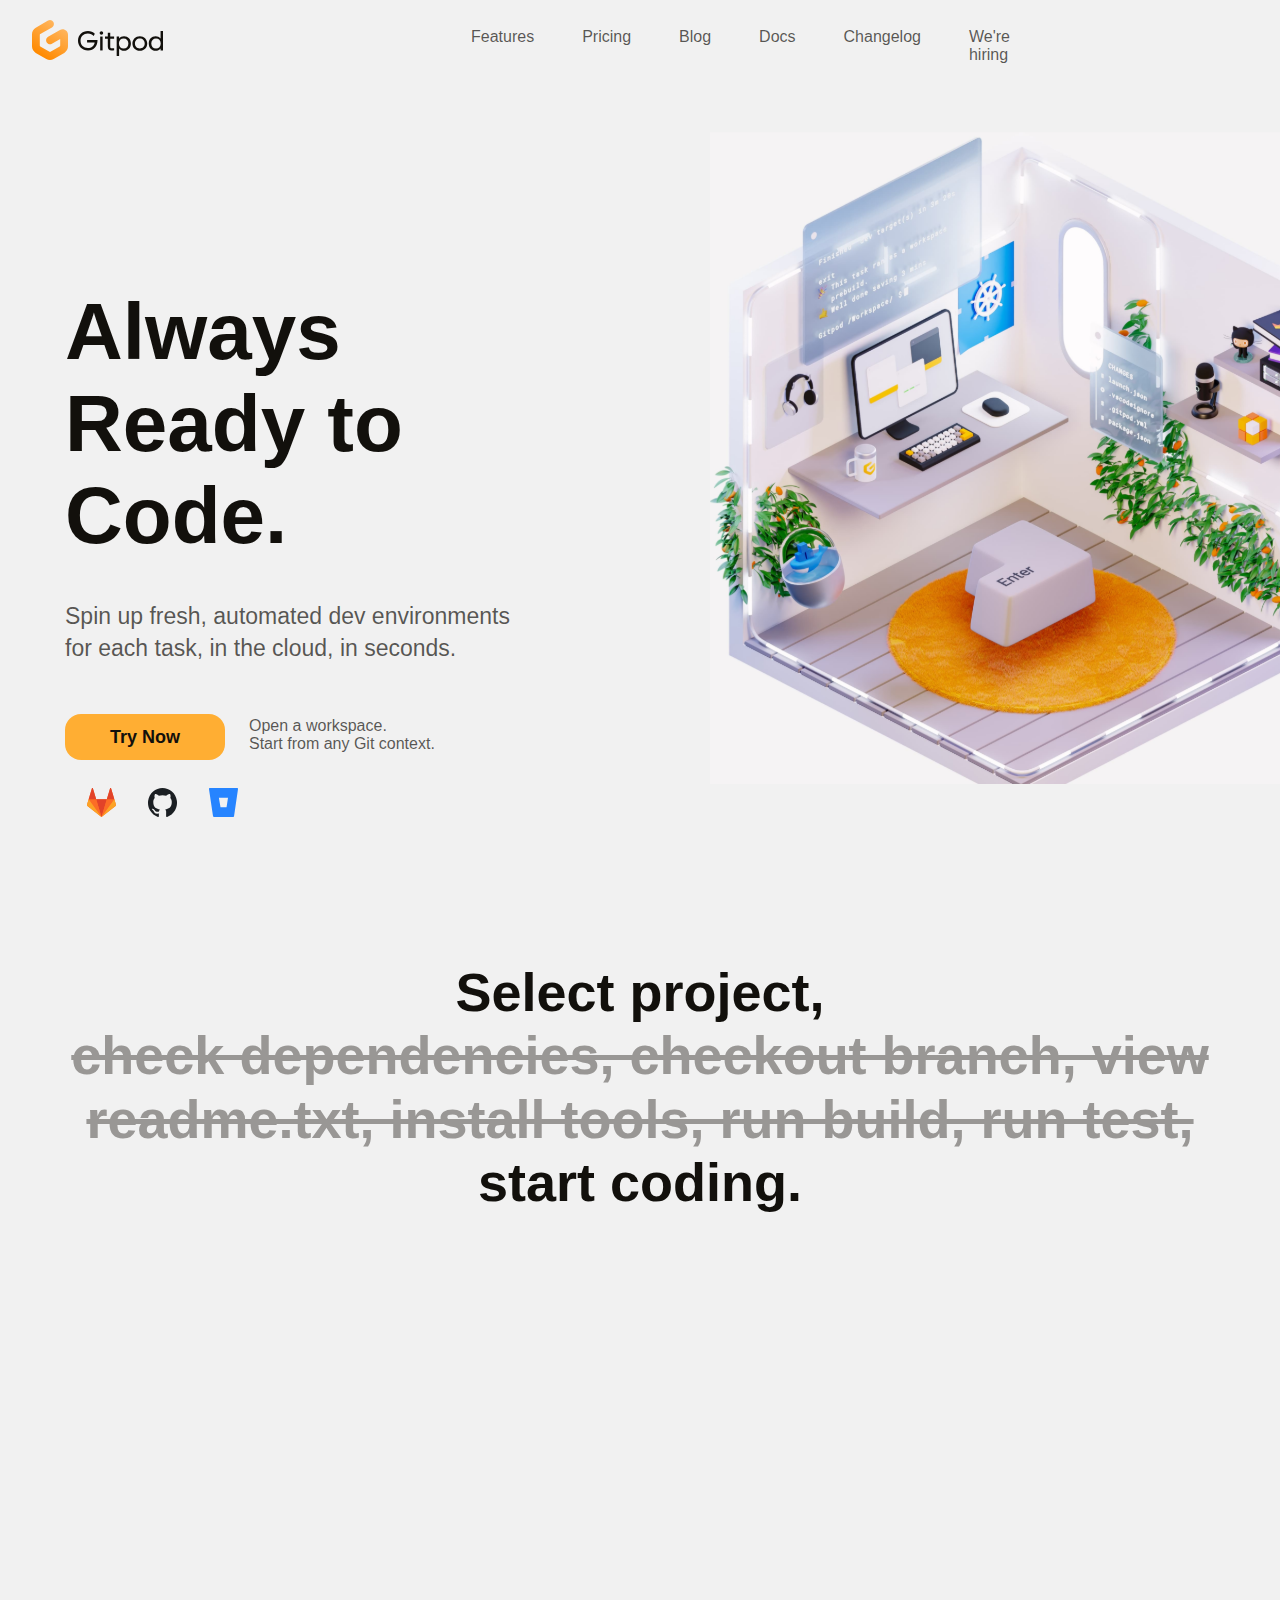
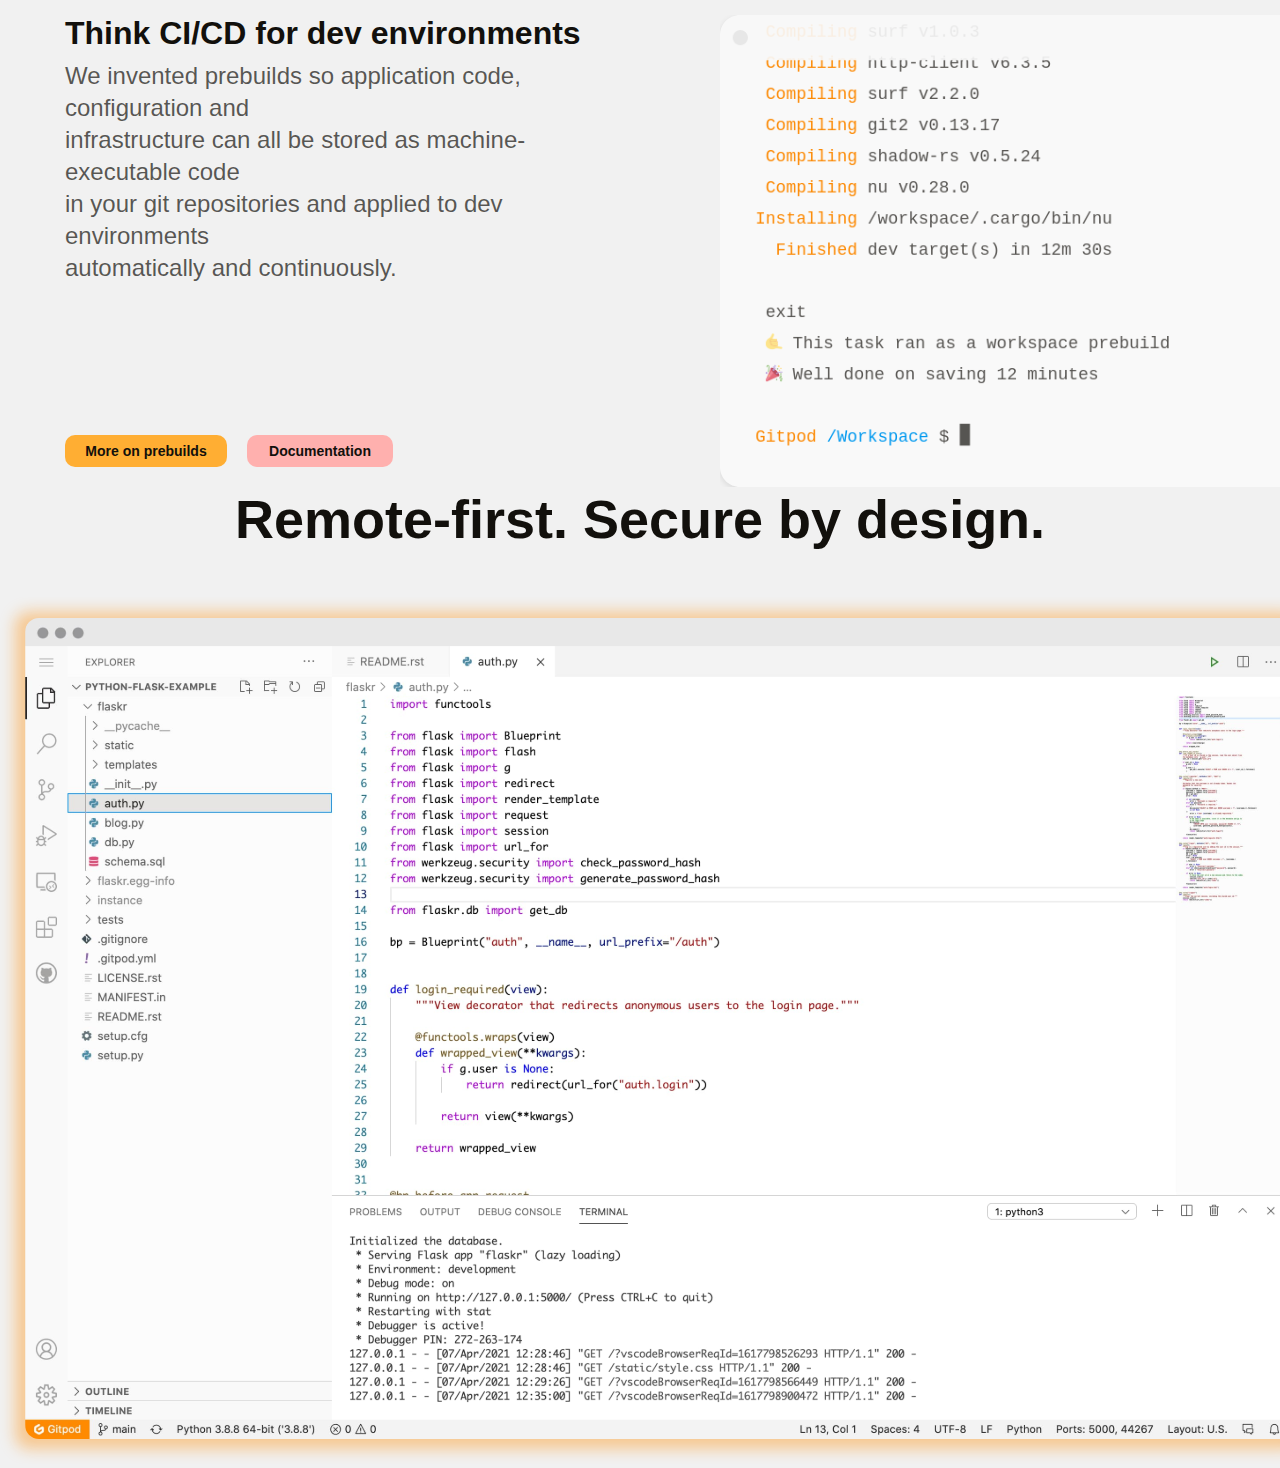
<file: index.html>
<!DOCTYPE html>
<html lang="en">
<head>
    <meta charset="UTF-8">
    <meta http-equiv="X-UA-Compatible" content="IE=edge">
    <meta name="viewport" content="width=device-width, initial-scale=1.0">
    <title> group A</title>
    <link rel="stylesheet" href="./style.css">
</head>
<body>
    <div class="div1">
        <img src="./Frame.svg" alt="">
<ul class="ul">
    <li class="li">Features</li>
    <li class="li">Pricing</li>
    <li class="li">Blog</li>
    <li class="li">Docs</li>
    <li class="li">Changelog</li>
    <li class="li">We're hiring</li>
</ul>
<button class="btn">Login</button>
    </div>
    <div class="div2">
        <div class="div3">
            <h1 class="alwe">Always <br>Ready to Code.</h1>
            <p class="spin">Spin up fresh, automated dev environments <br>for each task, in the cloud, in seconds.</p>
            <div class="div4">
                <button class="b">Try Now</button>
                <p class="open">Open a workspace. <br>Start from any Git context.</p>
            </div>
            <div class="div5">
                <img src="./Frame (1).svg" alt="">
                <img src="./Vector.svg" alt="">
                <img src="./Vector (1).svg" alt="">
            </div>
        </div>
        <div class="div3">
            <img class="img3" src="./Rectangle.svg" alt="">
        </div>
    </div>
    <div class="div6">
        <h1 class="se">Select project,</h1>
        <h1 class="ch">check dependencies, checkout branch, view <br>readme.txt, install tools, run build, run test,</h1>
        <h1 class="st">start coding.</h1>
    </div>
    <div class="div7">
        <div class="div8">
            <p class="dil">Think CI/CD for dev environments</p>
            <p class="we">We invented prebuilds so application code, configuration and <br> infrastructure can all be stored as machine-executable code <br> in your git repositories and applied to dev environments <br> automatically and continuously.</p>
            <button class="bb">More on prebuilds</button>
            <button class="bn">Documentation</button>
        </div>
        <div class="div8">
            <img src="./Rectangle (1).svg" alt="">
        </div>
    </div>
    <div class="div9">
        <h1 class="di">Remote-first. Secure by design.</h1>
        <img src="./Rectangle (2).svg" alt="">

    </div>  
</body>
</html>
</file>
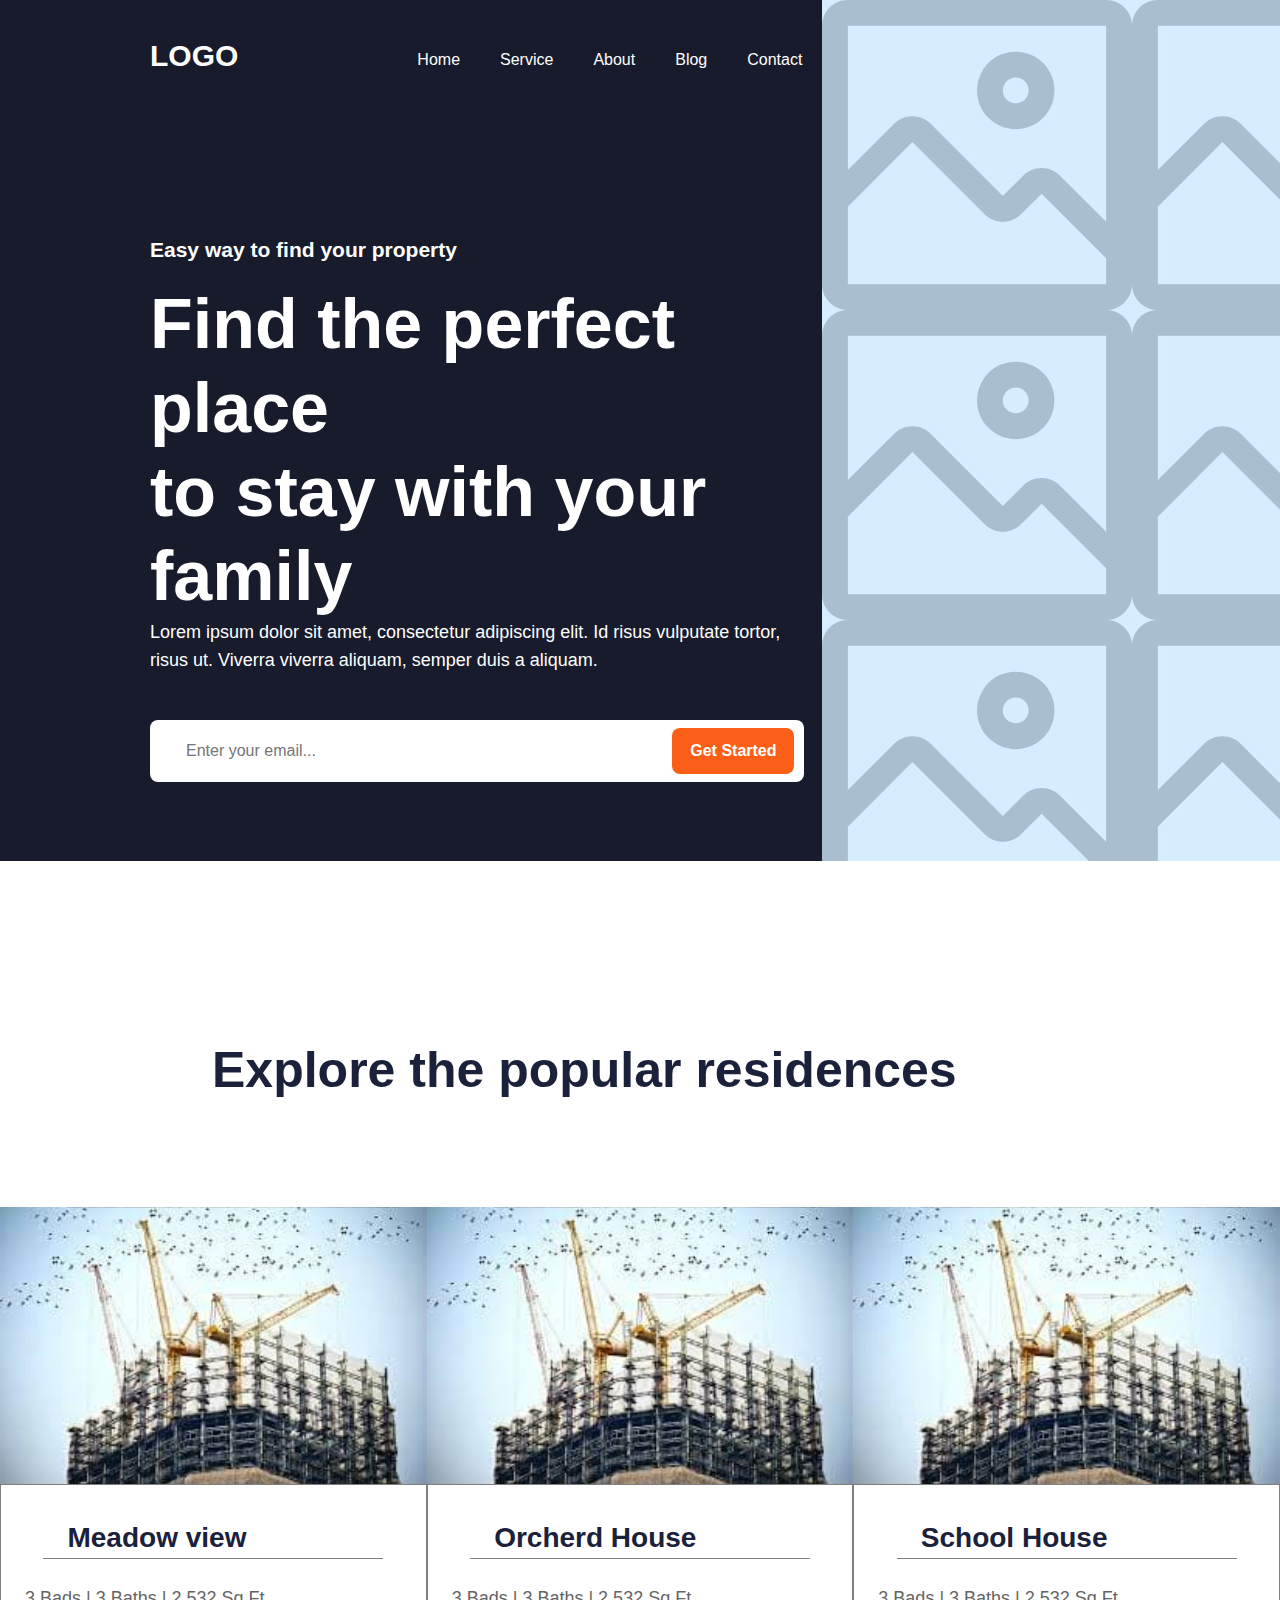
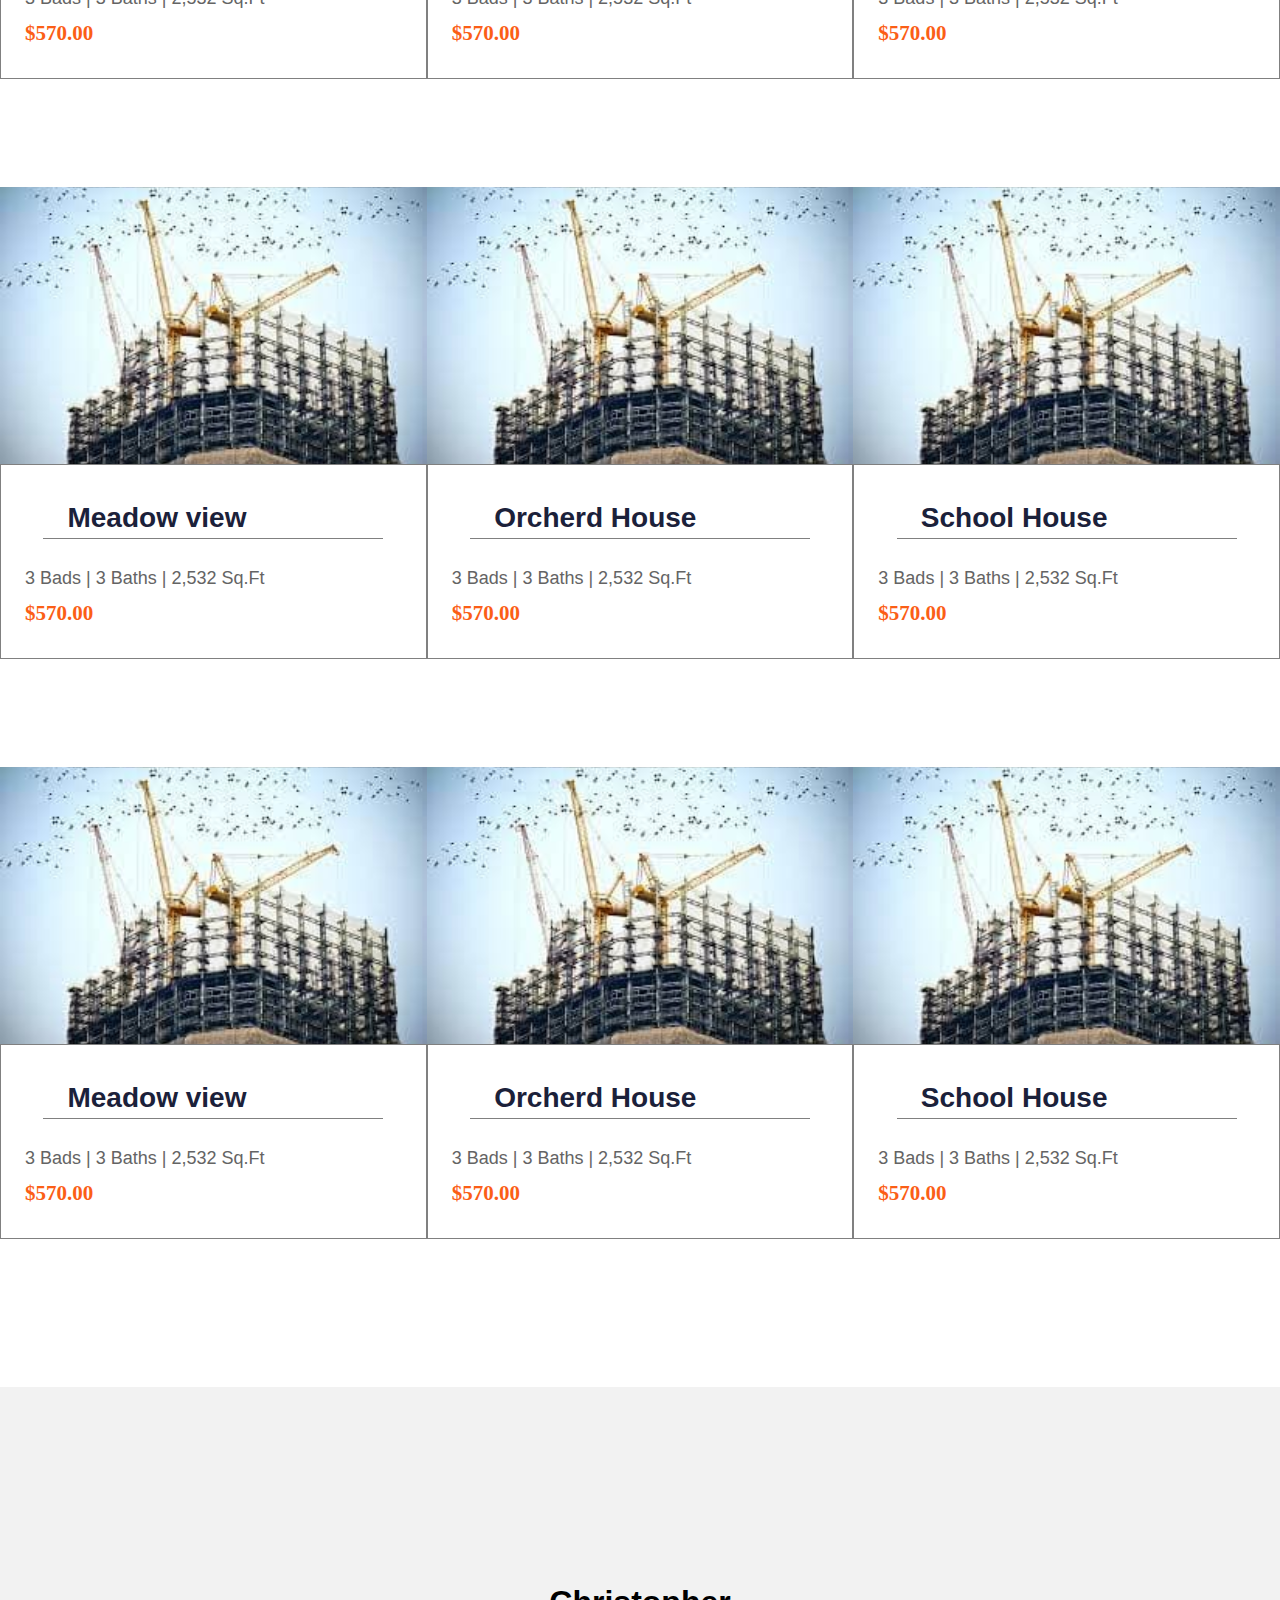
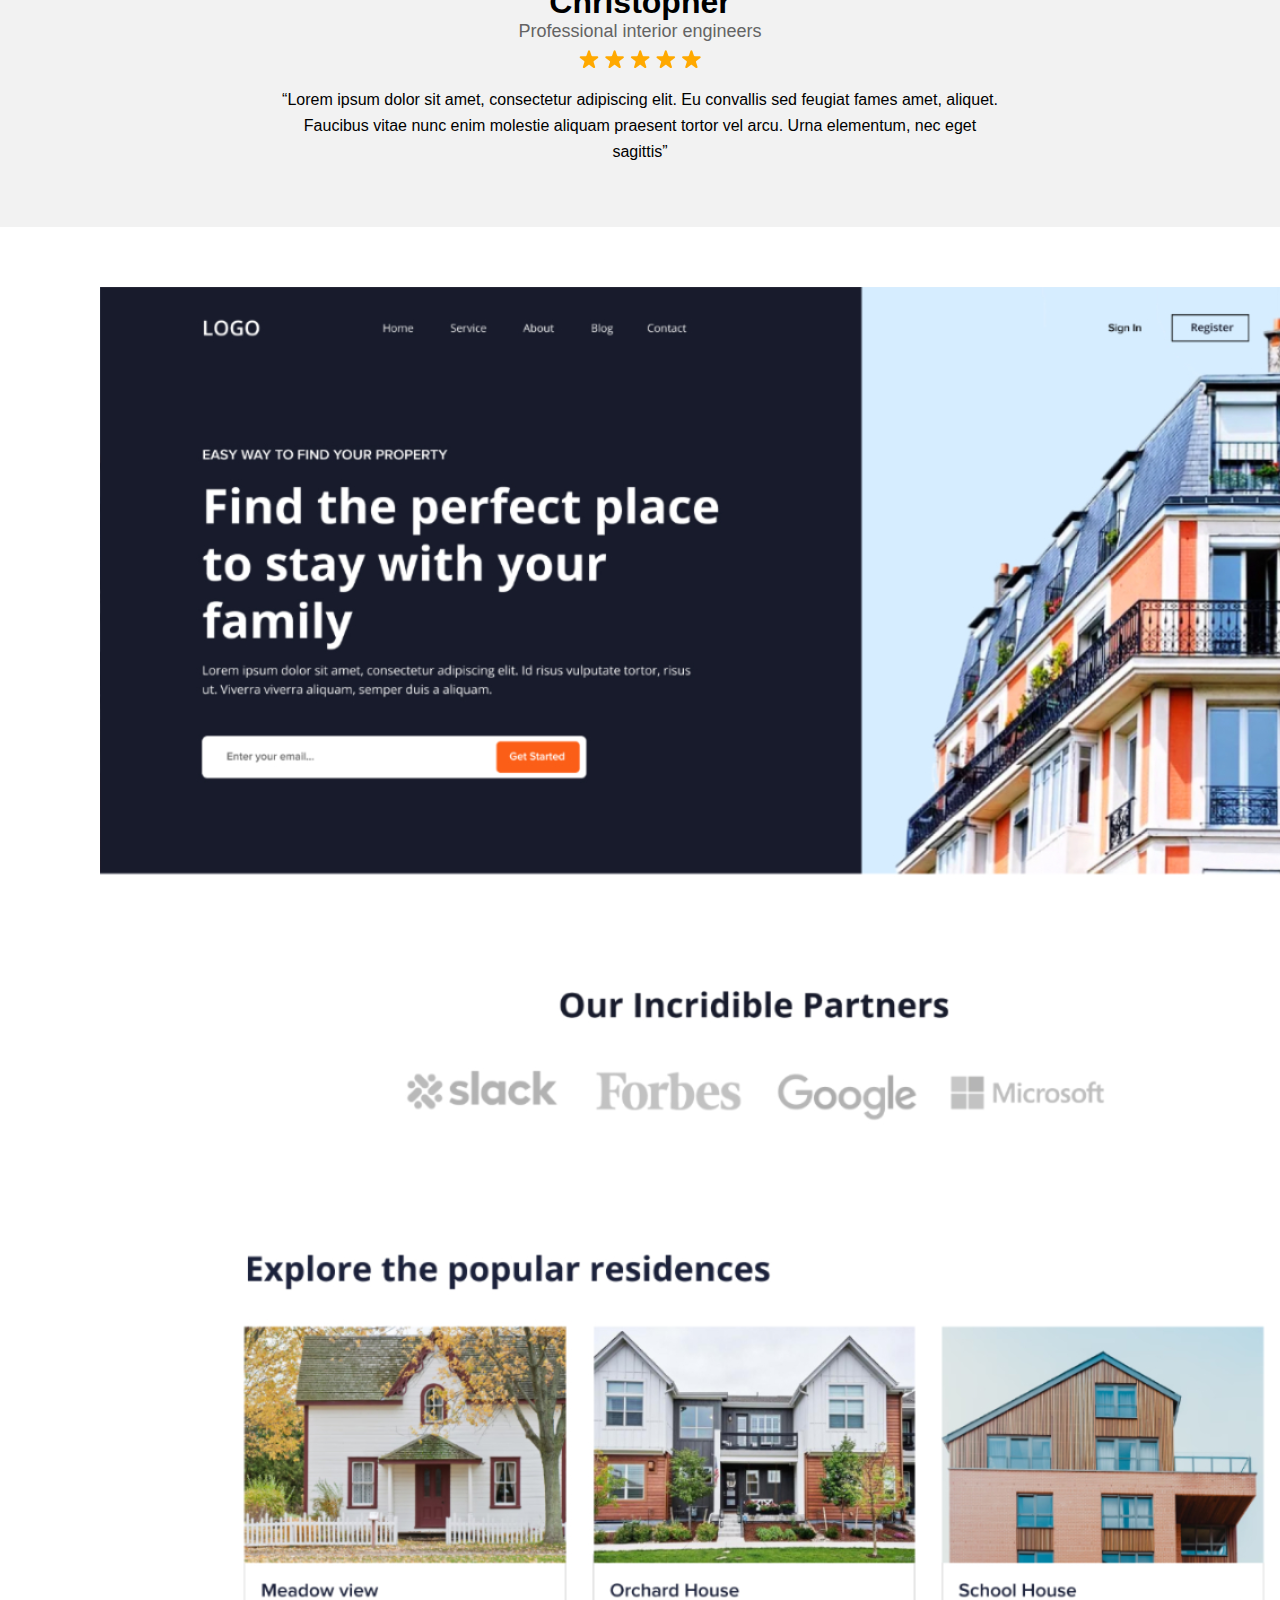
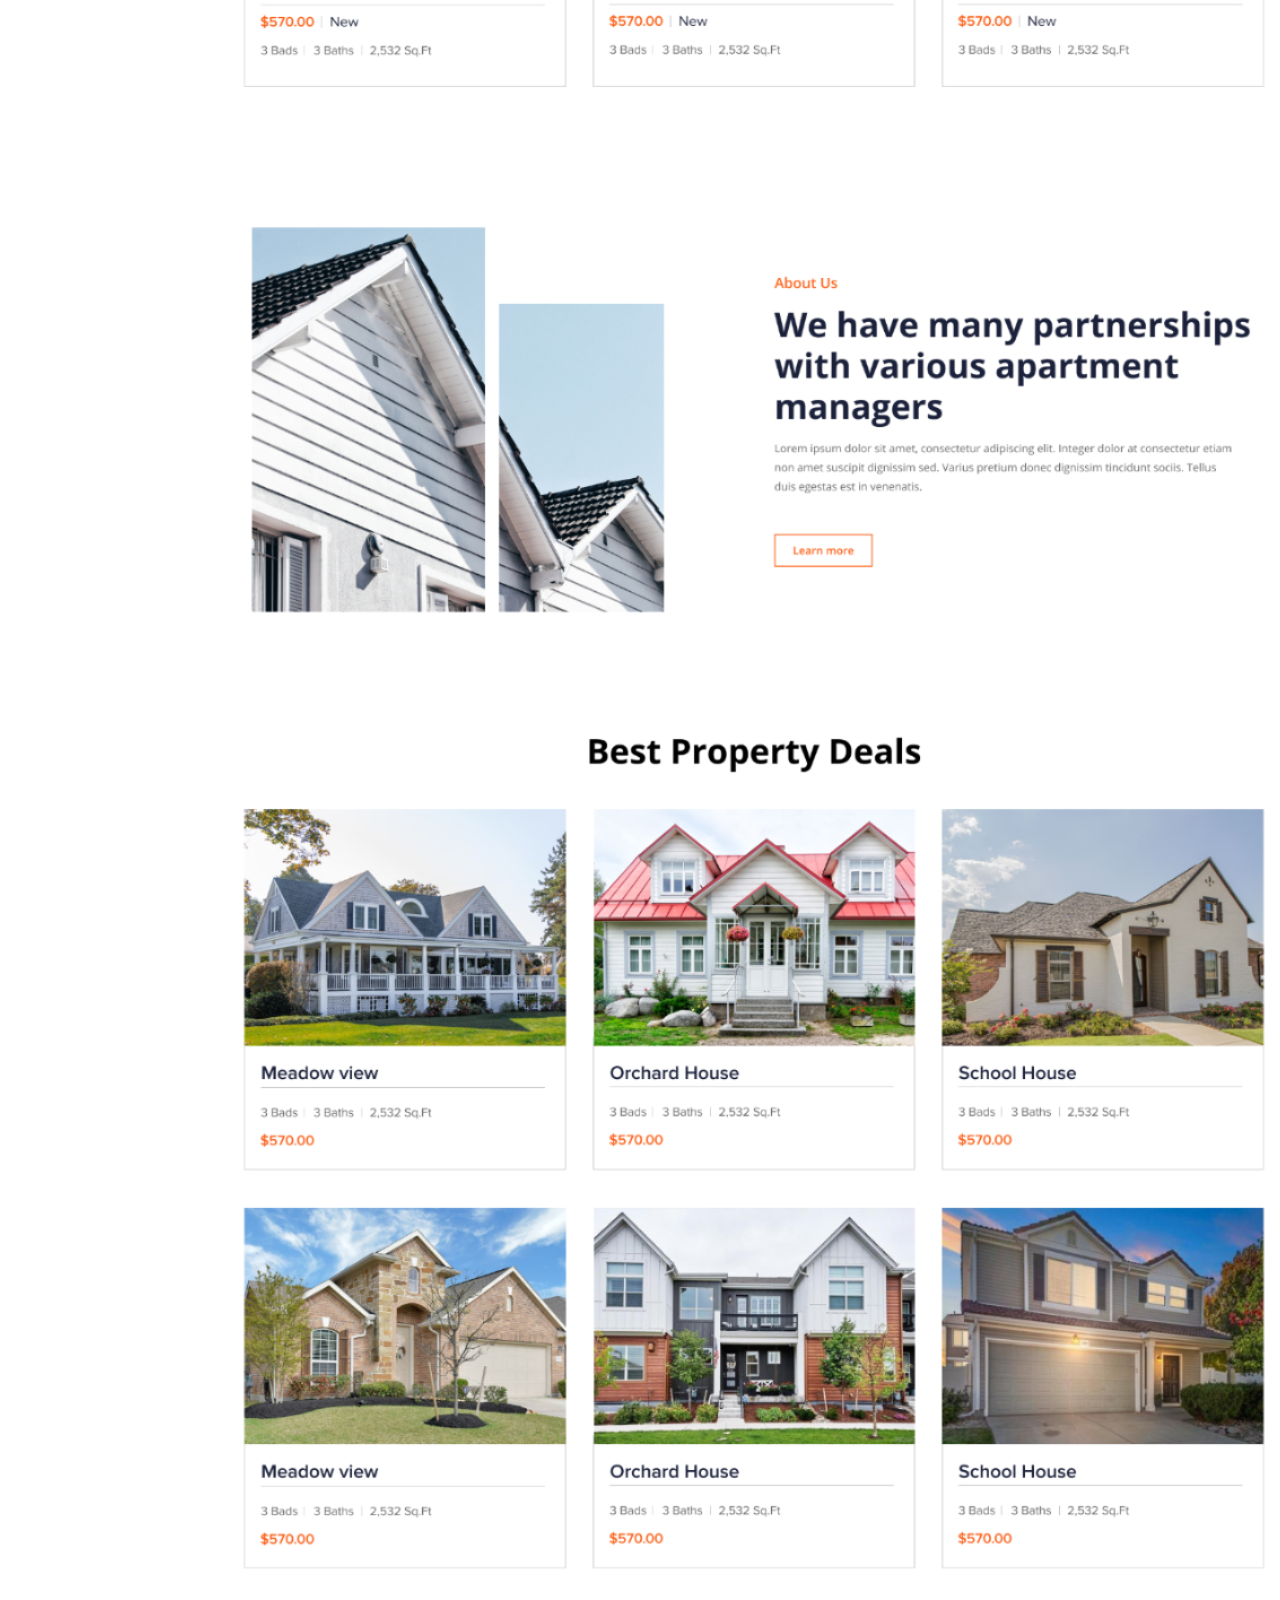
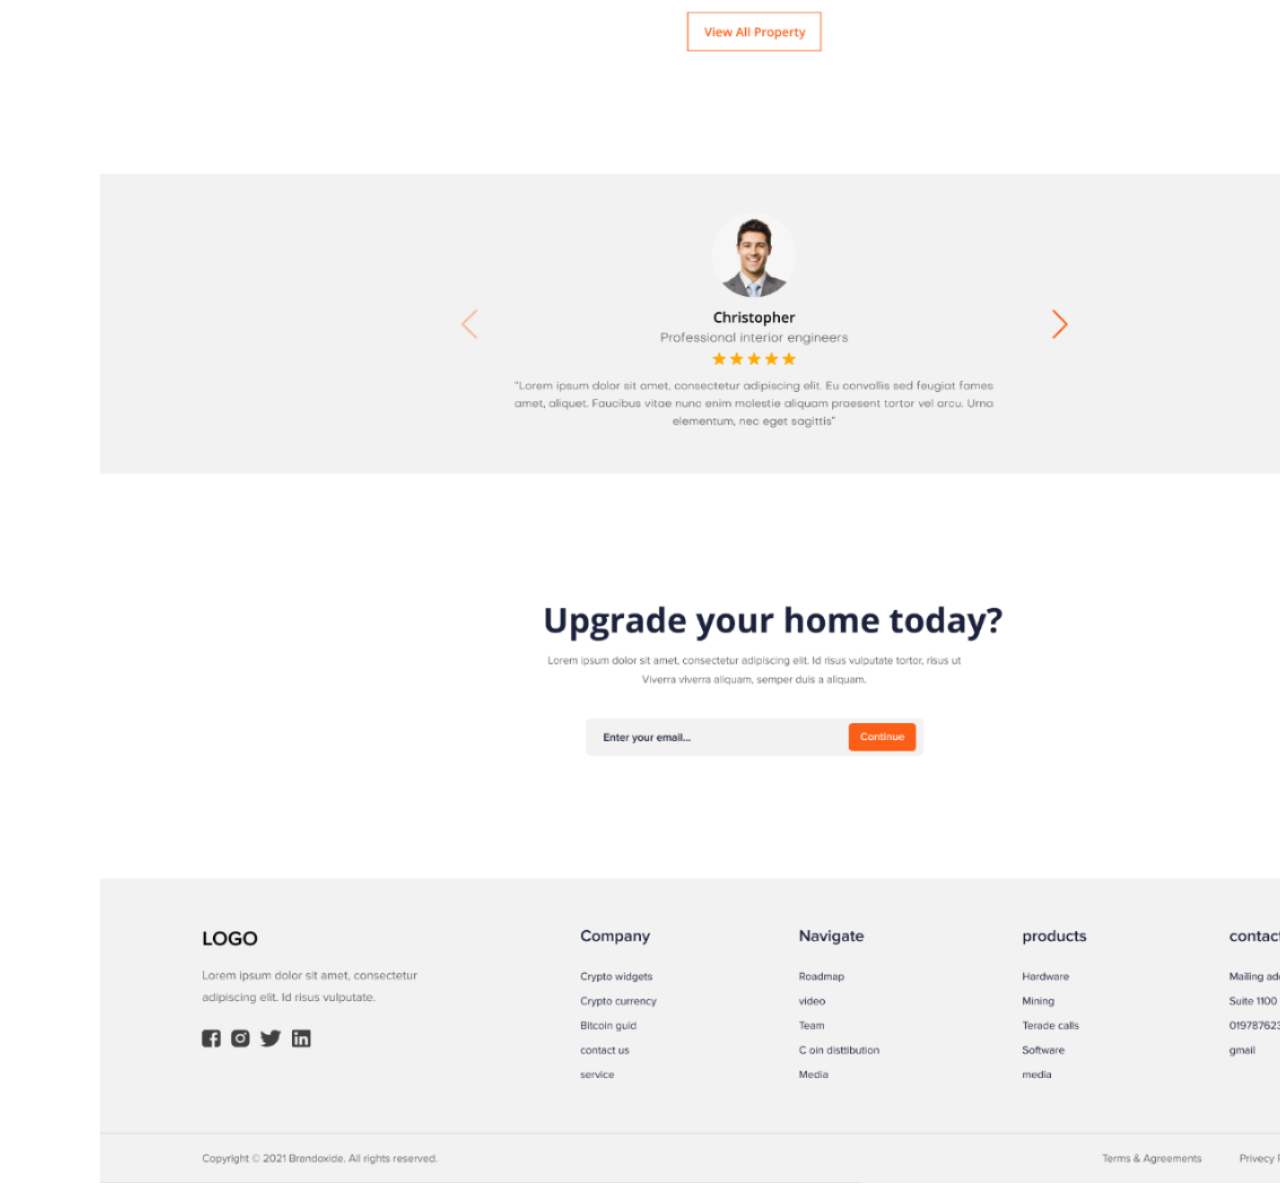
<file: vazifa/vazifa.html>
<!DOCTYPE html>
<html lang="en">
<head>
    <meta charset="UTF-8">
    <meta http-equiv="X-UA-Compatible" content="IE=edge">
    <meta name="viewport" content="width=device-width, initial-scale=1.0">
    <title>Vaziifa</title>
    <link rel="stylesheet" href="./vazifa.css">
</head>
<body>
    <div class="div1"> 
        <div class="div2">
            <div class="div4">
                <p class="logo">LOGO</p>
                <ul class="ul">
                    <li class="li">Home</li>
                    <li class="li">Service</li>
                    <li class="li">About</li>
                    <li class="li">Blog</li>
                    <li class="li">Contact</li>
                </ul>
            </div>
            <p class="easy">Easy way to find your property</p>
            <h1>Find the perfect place <br> to stay with your <br> family</h1>
            <p class="lorem">Lorem ipsum dolor sit amet, consectetur adipiscing elit. Id risus vulputate tortor, risus ut. Viverra viverra aliquam, semper duis a aliquam.</p>
            <div class="div5">
                <input type="text" placeholder="Enter your email...">
                <button>Get Started</button>
            </div>
        </div>
        <div class="div3">
        </div>
    </div>
    <div class="div6">
        <p class="explore">Explore the popular residences</p>
        <div class="div7">
            <div class="div8">
                <div class="div9">
                    <div class="div10">
                        <p class="view">Meadow view</p>
                    </div>
                    <p class="bad">3 Bads | 3 Baths | 2,532 Sq.Ft</p>
                    <p class="doll">$570.00</p>
                </div>
            </div>
            <div class="div8">
                <div class="div9">
                    <div class="div10">
                        <p class="view">Orcherd House</p>
                    </div>
                    <p class="bad">3 Bads | 3 Baths | 2,532 Sq.Ft</p>
                    <p class="doll">$570.00</p>
                </div>
            </div>
            <div class="div8">
                <div class="div9">
                    <div class="div10">
                        <p class="view">School House</p>
                    </div>
                    <p class="bad">3 Bads | 3 Baths | 2,532 Sq.Ft</p>
                    <p class="doll">$570.00</p>
                </div>
            </div>
        </div>
        <div class="div7">
            <div class="div8">
                <div class="div9">
                    <div class="div10">
                        <p class="view">Meadow view</p>
                    </div>
                    <p class="bad">3 Bads | 3 Baths | 2,532 Sq.Ft</p>
                    <p class="doll">$570.00</p>
                </div>
            </div>
            <div class="div8">
                <div class="div9">
                    <div class="div10">
                        <p class="view">Orcherd House</p>
                    </div>
                    <p class="bad">3 Bads | 3 Baths | 2,532 Sq.Ft</p>
                    <p class="doll">$570.00</p>
                </div>
            </div>
            <div class="div8">
                <div class="div9">
                    <div class="div10">
                        <p class="view">School House</p>
                    </div>
                    <p class="bad">3 Bads | 3 Baths | 2,532 Sq.Ft</p>
                    <p class="doll">$570.00</p>
                </div>
            </div>
        </div>
        <div class="div7">
            <div class="div8">
                <div class="div9">
                    <div class="div10">
                        <p class="view">Meadow view</p>
                    </div>
                    <p class="bad">3 Bads | 3 Baths | 2,532 Sq.Ft</p>
                    <p class="doll">$570.00</p>
                </div>
            </div>
            <div class="div8">
                <div class="div9">
                    <div class="div10">
                        <p class="view">Orcherd House</p>
                    </div>
                    <p class="bad">3 Bads | 3 Baths | 2,532 Sq.Ft</p>
                    <p class="doll">$570.00</p>
                </div>
            </div>
            <div class="div8">
                <div class="div9">
                    <div class="div10">
                        <p class="view">School House</p>
                    </div>
                    <p class="bad">3 Bads | 3 Baths | 2,532 Sq.Ft</p>
                    <p class="doll">$570.00</p>
                </div>
            </div>
        </div>
    </div>
    <div class="christopher">
        <h1>Christopher</h1>
        <p class="items_christopher">Professional interior engineers</p>
        <img src="./Group 2155.svg" alt="">
        <p class="lorem_item">“Lorem ipsum dolor sit amet, consectetur adipiscing elit. Eu convallis sed feugiat fames amet, aliquet. Faucibus vitae nunc enim molestie aliquam praesent tortor vel arcu. Urna elementum, nec eget sagittis”</p>
    </div>
    <img class="imgggt" src="./Group 2390 1.svg" alt="">

    
</body>
</html>
</file>
<file: style.css>
*{
    margin: 0;
    padding: 0;
    box-sizing: border-box;
}
body{
    background-color: rgb(241, 241, 241);

}
.div1{
    width: 100%;
    height: 80px;
    display: flex;
}
.div1 > img{
    width: 131px;
    height: 40px;
    margin-left: 32px;
    margin-top: 20px;
}
.ul{
    display: flex;
    padding-left: 284px;
    padding-top: 28px;
}
.li{
    list-style-type: none;
    font-family: sans-serif;
    font-size: 16px;
    color: rgba(18, 16, 12, 0.7);
    margin: 0px 24px    ;
}
.btn{
    width: 80px;
    height: 32px;
    background-color: #12100C;
    border: none;
    border-radius: 12px;
    color: #fff;
    margin-left: 293px;
    margin-top: 24px;
}
.div2{
    width: 100%;
    height: 653px;
    display: flex;
    margin-top: 52px;
}
.div3{
    width: 50%;
    height: 100%;
}
.alwe{
    color: #12100C;
    font-family: sans-serif;
    font-weight: bold;
    font-size: 80px;
    padding-top: 154px;
    padding-left: 65px;

}
.spin{
    font-family: sans-serif;
    font-size: 23px;
    color: rgba(18, 16, 12, 0.7);
    line-height: 32px;
    padding-left: 65px;
    padding-top: 38px;
}
.div4{
    width: 380px;
    height: 50px;
    margin-left: 65px;
    margin-top: 48px;
    display: flex;
}
.b{
   width: 160px;
   height: 46px;
   border-radius: 16px;
   background-color: #FFAE33;
   border: none;
   margin-top: 2px;
   color: #12100C;
   font-family: sans-serif;
   font-size: 18px;
   font-weight: bold;
}
.open{
    font-family: sans-serif;
    font-size: 16px;
    color: rgba(18, 16, 12, 0.7);
    padding-left: 24px;
    padding-top: 5px;
}
.div5{
    width: 400px;
    height: 50px;
    margin-left: 73px;
    margin-top: 18px;
}
.div5>img{
    margin: 8px 14px; 
}
.img3{
    margin-left: 70px;
    width: 630px;
    height: 652px;
}
.div6{
    width: 100%;
    height: 255px;
    margin-top: 176px;
    text-align: center;
}
.se{
    color: #12100C;
    font-family: sans-serif;
    font-size: 54px;
    font-weight: bold;
}
.ch{
    font-family: sans-serif;
    color:  #999795;;
    font-size: 54px;
    line-height: 64px;
    text-decoration: line-through;
}
.st{
    color: #12100C;
    font-family: sans-serif;
    font-size: 54px;
    font-weight: bold;
}
.div7{
    width: 100%;
    height: 473px;
    margin-top: 399px;
    display: flex;

}
.div8{
    width: 50%;
    height: 100%;
}
.dil{
    font-size: 32px;
    font-family: sans-serif;
    font-weight: bold;
    color: #12100C;
    padding-left: 65px;

}
.we{
    font-family: sans-serif;
    font-size: 24px;
    color: rgba(18, 16, 12, 0.7);
    line-height: 32px;
    padding-left: 65px;
    padding-top: 8px;
}
.bb{
    width: 162px;
    height: 32px;
    background-color: #FFAE33;
    border: none;
    border-radius: 10px;
    color: #12100C;
    font-size: 14px;
    font-weight: bold;
    margin-left: 65px;
    margin-top: 151px;
}
.bn{
    width: 146px;
    height: 32px;
    background-color: #FFB0AE;
    border: none;
    border-radius: 10px;
    color: #12100C;
    font-size: 14px;
    font-weight: bold;
    margin-left: 16px;
    margin-top: 151px;
}
.div8>img{
    margin-left: 80px;
}
.div9{
    width: 100%;
    height: 955px;
    text-align: center;
}
.di{
    font-size: 54px;
    font-weight: bold;
    font-family: sans-serif;
    color: #12100C;
    margin-bottom: 47px;
}
.div9>img{
    object-fit: cover;
    cursor: pointer;
}
</file>
<file: vazifa/vazifa.css>
*{
    margin: 0px;
    padding: 0;
    box-sizing: border-box;
}
body{
    background-color: #fff;
}
.div1{
    width: 100%;
    height: 861px;
    background-color: aquamarine;
    display: flex;
}
.div2{
    width: 1118px;
    height: 100%;
    background-color: #171b2b;
}
.div3{
    width: 802px;
    height: 100%;
    background-color: #d6edff;
    background-image: url("./Group\ 2339.svg");
}
.div4{
    width: 100%;
    height: 119px;
    background-color: #171b2b;
    display: flex;
}
.logo{
    font-family: sans-serif;
    font-size: 30px;
    font-weight: 600;
    padding-left: 150px;
    padding-top: 39px;
    color: #fff;
}
.ul{
    list-style-type: none;
    display: flex;
    padding-left: 159px;
}
.li{
    font-size: 16px;
    color: #fff;
    font-family: sans-serif;
    margin: auto 20px;
}
.easy{
    font-family: sans-serif;
    font-size: 21px;
    font-weight: 600;
    color: #fff;
    padding-top: 119px;
    padding-left: 150px;
}
.div2>h1{
    font-family: sans-serif;
    color: #fff;
    font-size: 70px;
    line-height: 84px;
    font-weight: bold;
    padding-left: 150px;
    padding-top: 20px;
}
.lorem{
    font-family: sans-serif;
    color: #fff;
    font-size: 18px;
    line-height: 28px;
    padding-left: 150px;
}
.div5{
    width: 654px;
    height: 62px;
    background-color: #fff;
    margin-left: 150px;
    margin-top: 46px;
    border-radius: 8px;
}
.div5>input{
    height: 28px;
    width: 60%;
    font-family: sans-serif;
    font-size: 16px;
    color: #646464;
    margin-top: 17px;
    margin-left: 36px;
    border: none;
    outline: none;
}
.div5>button{
    width: 122px;
    height: 46px;
    background-color: #FB5E16;
    border: none;
    border-radius: 8px;
    color: #fff;
    font-size: 16px;
    font-family: sans-serif;
    font-weight: 600;
    margin-left: 90px;
}
.div6{
    width: 100%;
    height: 646px;
    background-color: #fff;
    margin-top: 180px;
}
.explore{
    font-family: -apple-system, BlinkMacSystemFont, 'Segoe UI', Roboto, Oxygen, Ubuntu, Cantarell, 'Open Sans', 'Helvetica Neue', sans-serif;
    font-size: 50px;
    color: #1B213A;
    font-weight: bold;
    padding-left: 212px;
}
.div7{
    width: 100%;
    height: 472px;
    background-color: #fff;
    margin-top: 108px;
    display: flex;
    justify-content: space-evenly;
}
.div8{
    width: 472px;
    height: 472px;
    display: flex;
    align-items: flex-end;
    background-image: url("./photo_2022-02-23_09-36-04.jpg");
    background-size: contain;

}
.div9{
    width: 100%;
    height: 195px;
    background-color: #fff;
    border: 1px solid grey;
}
.div10{
    width: 80%;
    height: 74px;
    background-color: #fff;
    margin: 0px auto;
    border-bottom: 1px solid grey;
}
.view{
    font-family: sans-serif;
    color: #1B213A;
    font-size: 28px;
    font-weight: 600;
    padding-top: 37px;
    padding-left: 24px;
}
.bad{
    font-family: sans-serif;
    color: #646464;
    font-size: 18px;
    padding-top: 29px;
    padding-left: 24px;
}
.doll{
    color: #FB5E16;
    font-size: 21px;
    font-weight: 600;
    padding-top: 12px;
    padding-left: 24px;
}
.christopher{
    width: 100%;
    height: 440px;
    background-color: #f2f2f2;
    text-align: center;
    display: flex;
    flex-direction: column;
    align-items: center;
    position: absolute;
    margin-top: 1300px;
  }
  
  .christopher>h1{
    color: #000000;
    font-family: sans-serif;
    padding-top: 197px;   
  }
  .items_christopher{
    font-family: sans-serif;
    color: #646464;
    font-size: 18px;
  }
  .christopher>img{
    margin-top: 6px;
  }
  .lorem_item{
    width: 720px;
    height: 85px;
    font-family: sans-serif;
    font-size: 16px;
    line-height: 26px;
    text-align: center;
    padding-top: 15px;
  }
  .imgggt{
      margin-top: 1800px;
      margin-left: 100px;
  }
</file>
